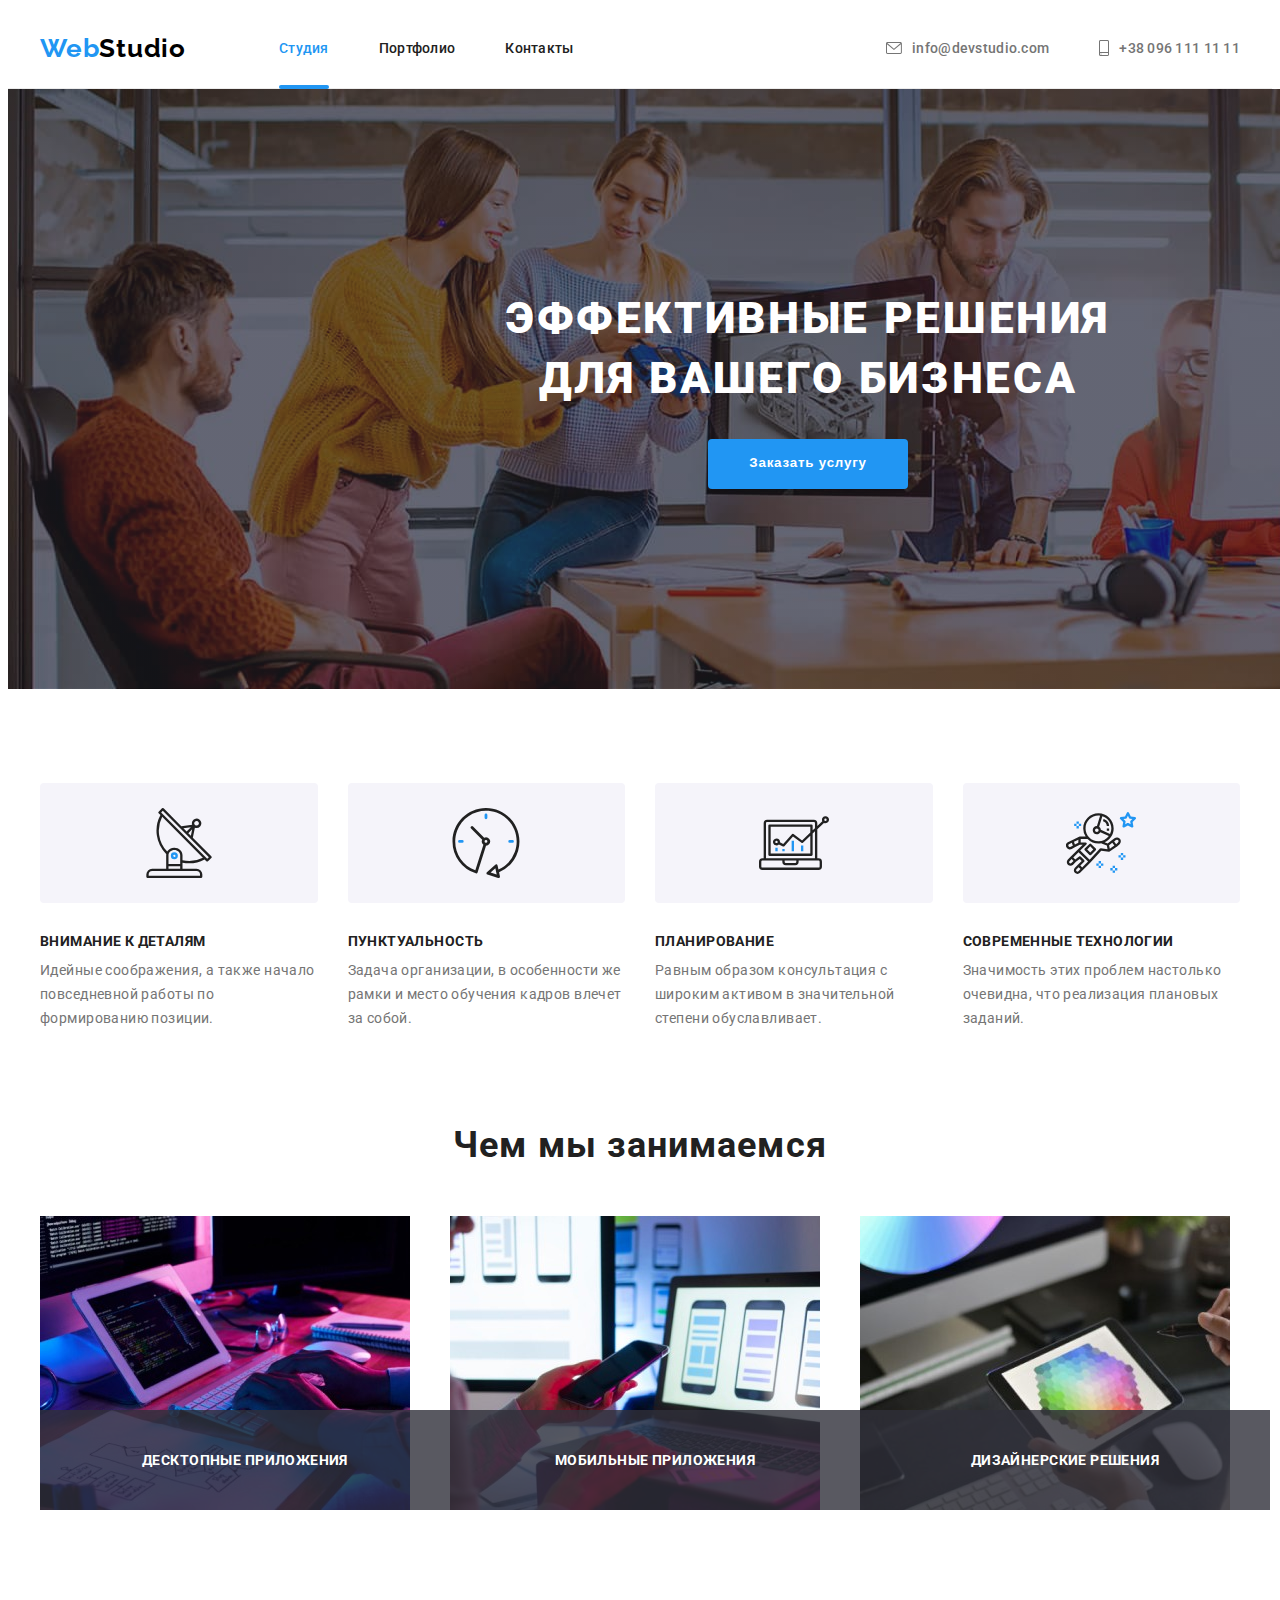
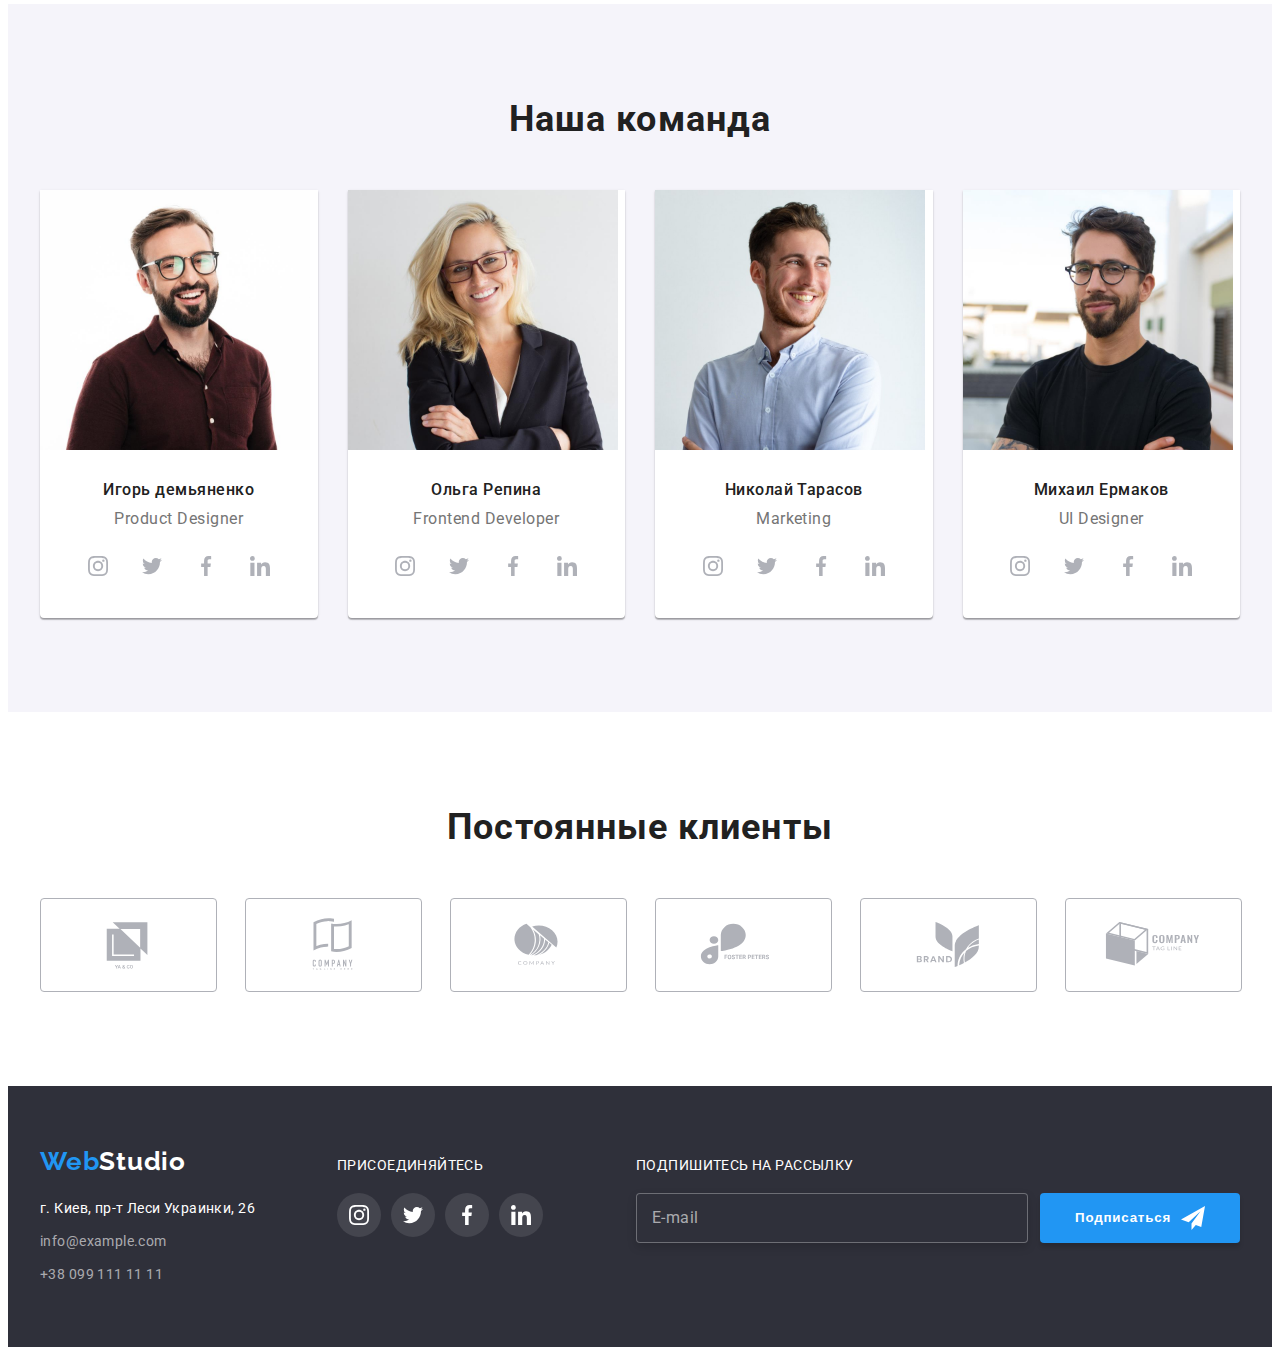
<file: index.html>
<!DOCTYPE html>
<html lang="ru">
  <head>
    <meta charset="UTF-8" />
    <meta http-equiv="X-UA-Compatible" content="IE=edge" />
    <meta name="viewport" content="width=device-width, initial-scale=1.0" />
    <title>WebStudio</title>
    <link rel="preconnect" href="https://fonts.googleapis.com" />
    <link rel="preconnect" href="https://fonts.gstatic.com" crossorigin />
    <link
      href="https://fonts.googleapis.com/css2?family=Raleway:wght@700&family=Roboto:wght@400;500;700;900&display=swap"
      rel="stylesheet"
    />
    <link
      rel="stylesheet"
      href="https://cdnjs.cloudflare.com/ajax/libs/modern-normalize/1.1.0/modern-normalize.min.css"
      integrity="sha512-wpPYUAdjBVSE4KJnH1VR1HeZfpl1ub8YT/NKx4PuQ5NmX2tKuGu6U/JRp5y+Y8XG2tV+wKQpNHVUX03MfMFn9Q=="
      crossorigin="anonymous"
      referrerpolicy="no-referrer"
    />
    <link rel="stylesheet" href="./css/styles.css" />
  </head>
  <body>
    <!--Шапка-->
    <header class="header">
      <div class="container header-container">
        <nav class="navigation">
          <a href="./index.html" class="header-logo logo link"
            >Web<span class="header-logo-accent">Studio</span>
          </a>
          <ul class="header-list list">
            <li class="header-item item">
              <a href="./index.html" class="header-link accent-link current-link link">Студия</a>
            </li>
            <li class="header-item item">
              <a href="./portfolio.html" class="header-link accent-link link">Портфолио</a>
            </li>
            <li class="header-item item">
              <a href="/контакты" class="header-link accent-link link">Контакты</a>
            </li>
          </ul>
        </nav>
        <!--Контакты-->
        <ul class="header-contacts-list list">
          <li class="header-contacts-item item">
            <a href="mailto:info@devstudio.com" class="header-contacts-link accent-link link">
              <svg class="header-contacts-icon" width="16" height="12">
                <use href="./images/icons.svg#icon-envelope"></use>
              </svg>
              info@devstudio.com</a
            >
          </li>
          <li class="header-contacts-item item">
            <a href="tel:+380961111111" class="header-contacts-link accent-link link">
              <svg class="header-contacts-icon" width="10" height="16">
                <use href="./images/icons.svg#icon-smartphone"></use>
              </svg>
              +38 096 111 11 11</a
            >
          </li>
        </ul>
      </div>
    </header>
    <!--Основной контент-->
    <main>
      <!--Герой-->
      <section class="hero section centered">
        <div class="container">
          <h1 class="hero-title">Эффективные решения для вашего бизнеса</h1>
          <button data-modal-open type="button" class="hero-btn interaction-btn btn">
            Заказать услугу
          </button>
        </div>
      </section>
      <!--Наши преимушества-->
      <section class="advantage section">
        <div class="container">
          <!-- Заголовок для ассистивных технологий. Скроем в css -->
          <h2 class="hiden-title">Наши преимущества</h2>
          <ul class="advantage-list list">
            <li class="advantage-item icon-antenna">
              <div class="advantage-pic">
                <svg class="advantage-icon" width="70" height="70">
                  <use href="./images/icons.svg#icon-antenna"></use>
                </svg>
              </div>
              <h3 class="advantage-title">Внимание к деталям</h3>
              <p class="advantage-text">
                Идейные соображения, а также начало повседневной работы по формированию позиции.
              </p>
            </li>
            <li class="advantage-item icon-clock">
              <div class="advantage-pic">
                <svg class="advantage-icon" width="70" height="70">
                  <use href="./images/icons.svg#icon-clock"></use>
                </svg>
              </div>
              <h3 class="advantage-title">Пунктуальность</h3>
              <p class="advantage-text">
                Задача организации, в особенности же рамки и место обучения кадров влечет за собой.
              </p>
            </li>
            <li class="advantage-item icon-diagrama">
              <div class="advantage-pic">
                <svg class="advantage-icon" width="70" height="70">
                  <use href="./images/icons.svg#icon-diagram"></use>
                </svg>
              </div>
              <h3 class="advantage-title">Планирование</h3>
              <p class="advantage-text">
                Равным образом консультация с широким активом в значительной степени обуславливает.
              </p>
            </li>
            <li class="advantage-item icon-astronaut">
              <div class="advantage-pic">
                <svg class="advantage-icon" width="70" height="70">
                  <use href="./images/icons.svg#icon-astronaut"></use>
                </svg>
              </div>
              <h3 class="advantage-title">Современные технологии</h3>
              <p class="advantage-text">
                Значимость этих проблем настолько очевидна, что реализация плановых заданий.
              </p>
            </li>
          </ul>
        </div>
      </section>
      <!--Чем мы занимаемся-->
      <section class="our-jobs section">
        <div class="container">
          <h2 class="our-jobs-title section-title centered">Чем мы занимаемся</h2>
          <ul class="our-jobs-list list">
            <li class="our-jobs-item">
              <img
                src="./images/box-1.jpg"
                alt="Рабочий стол программиста, за которым он верстает блок-схему в соответствии с макетом"
                width="370"
                height="294"
                class="our-jobs-img"
              />
              <h3 class="our-jobs-subtitle">Десктопные приложения</h3>
            </li>
            <li class="our-jobs-item">
              <img
                src="./images/box-2.jpg"
                alt="Рабочее место разработчика мобильных приложений. Ноутбук на экране которого отображается три смартфона"
                width="370"
                height="294"
                class="our-jobs-img"
              />
              <h3 class="our-jobs-subtitle">Мобильные приложения</h3>
            </li>
            <li class="our-jobs-item">
              <img
                src="./images/box-3.jpg"
                alt="Рабочий стол дизайнера. Планшет с изображением цветовой палитры в руках дизайнера"
                width="370"
                height="294"
                class="our-jobs-img"
              />
              <h3 class="our-jobs-subtitle">Дизайнерские решения</h3>
            </li>
          </ul>
        </div>
      </section>
      <!--Наша команда-->
      <section class="team section">
        <div class="container">
          <h2 class="team-title section-title centered">Наша команда</h2>
          <ul class="team-list list">
            <li class="team-item centered">
              <img
                src="./images/product-designer.jpg"
                alt="Молодой улыбающийся мужчина с черной бородой, в коричневой рубашке и очках."
                width="270"
                height="260"
                class="team-img"
              />
              <div class="footer-team-item">
                <h3 class="team-name specialist">Игорь демьяненко</h3>
                <p lang="en" class="team-position specialist">Product Designer</p>
                <ul class="team-social-network-list list">
                  <li class="team-social-network-item">
                    <a
                      href="https://www.instagram.com/"
                      target="_blank"
                      rel="noreferrer noopener"
                      class="team-social-network-link social-network-link"
                    >
                      <svg class="team-social-network-icon social-network-icon">
                        <use href="./images/icons.svg#icon-instagram"></use>
                      </svg>
                    </a>
                  </li>
                  <li class="team-social-network-item">
                    <a
                      href="https://twitter.com/"
                      target="_blank"
                      rel="noreferrer noopener"
                      class="team-social-network-link social-network-link"
                    >
                      <svg class="team-social-network-icon social-network-icon">
                        <use href="./images/icons.svg#icon-twitter"></use>
                      </svg>
                    </a>
                  </li>
                  <li class="team-social-network-item">
                    <a
                      href="https://www.facebook.com/"
                      target="_blank"
                      rel="noreferrer noopener"
                      class="team-social-network-link social-network-link"
                    >
                      <svg class="team-social-network-icon social-network-icon">
                        <use href="./images/icons.svg#icon-facebook"></use>
                      </svg>
                    </a>
                  </li>
                  <li class="team-social-network-item">
                    <a
                      href="https://www.linkedin.com/"
                      target="_blank"
                      rel="noreferrer noopener"
                      class="team-social-network-link social-network-link"
                    >
                      <svg class="team-social-network-icon social-network-icon">
                        <use href="./images/icons.svg#icon-linkedin"></use>
                      </svg>
                    </a>
                  </li>
                </ul>
              </div>
            </li>
            <li class="team-item centered">
              <img
                src="./images/frontend-developer.jpg"
                alt="Молодая улыбающаяся блондинка, в темном пиджаке и очках."
                width="270"
                height="260"
                class="team-img"
              />
              <div class="footer-team-item">
                <h3 class="team-name specialist">Ольга Репина</h3>
                <p lang="en" class="team-position specialist">Frontend Developer</p>
                <ul class="team-social-network-list list">
                  <li class="team-social-network-item">
                    <a
                      href="https://www.instagram.com/"
                      target="_blank"
                      rel="noreferrer noopener"
                      class="team-social-network-link social-network-link"
                    >
                      <svg class="team-social-network-icon social-network-icon">
                        <use href="./images/icons.svg#icon-instagram"></use>
                      </svg>
                    </a>
                  </li>
                  <li class="team-social-network-item">
                    <a
                      href="https://twitter.com/"
                      target="_blank"
                      rel="noreferrer noopener"
                      class="team-social-network-link social-network-link"
                    >
                      <svg class="team-social-network-icon social-network-icon">
                        <use href="./images/icons.svg#icon-twitter"></use>
                      </svg>
                    </a>
                  </li>
                  <li class="team-social-network-item">
                    <a
                      href="https://www.facebook.com/"
                      target="_blank"
                      rel="noreferrer noopener"
                      class="team-social-network-link social-network-link"
                    >
                      <svg class="team-social-network-icon social-network-icon">
                        <use href="./images/icons.svg#icon-facebook"></use>
                      </svg>
                    </a>
                  </li>
                  <li class="team-social-network-item">
                    <a
                      href="https://www.linkedin.com/"
                      target="_blank"
                      rel="noreferrer noopener"
                      class="team-social-network-link social-network-link"
                    >
                      <svg class="team-social-network-icon social-network-icon">
                        <use href="./images/icons.svg#icon-linkedin"></use>
                      </svg>
                    </a>
                  </li>
                </ul>
              </div>
            </li>
            <li class="team-item centered">
              <img
                src="./images/marketing.jpg"
                alt="Молодой улыбающийся мужчина с русой бородой, в светлой рубашке."
                width="270"
                height="260"
                class="team-img"
              />
              <div class="footer-team-item">
                <h3 class="team-name specialist">Николай Тарасов</h3>
                <p lang="en" class="team-position specialist">Marketing</p>
                <ul class="team-social-network-list list">
                  <li class="team-social-network-item">
                    <a
                      href="https://www.instagram.com/"
                      target="_blank"
                      rel="noreferrer noopener"
                      class="team-social-network-link social-network-link"
                    >
                      <svg class="team-social-network-icon social-network-icon">
                        <use href="./images/icons.svg#icon-instagram"></use>
                      </svg>
                    </a>
                  </li>
                  <li class="team-social-network-item">
                    <a
                      href="https://twitter.com/"
                      target="_blank"
                      rel="noreferrer noopener"
                      class="team-social-network-link social-network-link"
                    >
                      <svg class="team-social-network-icon social-network-icon">
                        <use href="./images/icons.svg#icon-twitter"></use>
                      </svg>
                    </a>
                  </li>
                  <li class="team-social-network-item">
                    <a
                      href="https://www.facebook.com/"
                      target="_blank"
                      rel="noreferrer noopener"
                      class="team-social-network-link social-network-link"
                    >
                      <svg class="team-social-network-icon social-network-icon">
                        <use href="./images/icons.svg#icon-facebook"></use>
                      </svg>
                    </a>
                  </li>
                  <li class="team-social-network-item">
                    <a
                      href="https://www.linkedin.com/"
                      target="_blank"
                      rel="noreferrer noopener"
                      class="team-social-network-link social-network-link"
                    >
                      <svg class="team-social-network-icon social-network-icon">
                        <use href="./images/icons.svg#icon-linkedin"></use>
                      </svg>
                    </a>
                  </li>
                </ul>
              </div>
            </li>
            <li class="team-item centered">
              <img
                src="./images/ui-designer.jpg"
                alt="Молодой мужчина с черной бородой, в черной футболке и очках."
                width="270"
                height="260"
                class="team-img"
              />
              <div class="footer-team-item">
                <h3 class="team-name specialist">Михаил Ермаков</h3>
                <p lang="en" class="team-position specialist">UI Designer</p>
                <ul class="team-social-network-list list">
                  <li class="team-social-network-item">
                    <a
                      href="https://www.instagram.com/"
                      target="_blank"
                      rel="noreferrer noopener"
                      class="team-social-network-link social-network-link"
                    >
                      <svg class="team-social-network-icon social-network-icon">
                        <use href="./images/icons.svg#icon-instagram"></use>
                      </svg>
                    </a>
                  </li>
                  <li class="team-social-network-item">
                    <a
                      href="https://twitter.com/"
                      target="_blank"
                      rel="noreferrer noopener"
                      class="team-social-network-link social-network-link"
                    >
                      <svg class="team-social-network-icon social-network-icon">
                        <use href="./images/icons.svg#icon-twitter"></use>
                      </svg>
                    </a>
                  </li>
                  <li class="team-social-network-item">
                    <a
                      href="https://www.facebook.com/"
                      target="_blank"
                      rel="noreferrer noopener"
                      class="team-social-network-link social-network-link"
                    >
                      <svg class="team-social-network-icon social-network-icon">
                        <use href="./images/icons.svg#icon-facebook"></use>
                      </svg>
                    </a>
                  </li>
                  <li class="team-social-network-item">
                    <a
                      href="https://www.linkedin.com/"
                      target="_blank"
                      rel="noreferrer noopener"
                      class="team-social-network-link social-network-link"
                    >
                      <svg class="team-social-network-icon social-network-icon">
                        <use href="./images/icons.svg#icon-linkedin"></use>
                      </svg>
                    </a>
                  </li>
                </ul>
              </div>
            </li>
          </ul>
        </div>
      </section>
      <!-- Клиенты -->
      <section class="clients section">
        <div class="container">
          <h2 class="clients-title section-title centered">Постоянные клиенты</h2>
          <ul class="clients-list list">
            <li class="clients-item">
              <a
                href="https://www.google.com/"
                target="_blank"
                rel="noreferrer noopener"
                class="clients-link"
                ><svg class="clients-icon">
                  <use href="./images/icons.svg#icon-logo"></use>
                </svg>
              </a>
            </li>
            <li class="clients-item">
              <a
                href="https://www.google.com/"
                target="_blank"
                rel="noreferrer noopener"
                class="clients-link"
                ><svg class="clients-icon">
                  <use href="./images/icons.svg#icon-logo-1"></use></svg
              ></a>
            </li>
            <li class="clients-item">
              <a
                href="https://www.google.com/"
                target="_blank"
                rel="noreferrer noopener"
                class="clients-link"
                ><svg class="clients-icon">
                  <use href="./images/icons.svg#icon-logo-2"></use></svg
              ></a>
            </li>
            <li class="clients-item">
              <a
                href="https://www.google.com/"
                target="_blank"
                rel="noreferrer noopener"
                class="clients-link"
                ><svg class="clients-icon">
                  <use href="./images/icons.svg#icon-logo-3"></use></svg
              ></a>
            </li>
            <li class="clients-item">
              <a
                href="https://www.google.com/"
                target="_blank"
                rel="noreferrer noopener"
                class="clients-link"
                ><svg class="clients-icon">
                  <use href="./images/icons.svg#icon-logo-4"></use></svg
              ></a>
            </li>
            <li class="clients-item">
              <a
                href="https://www.google.com/"
                target="_blank"
                rel="noreferrer noopener"
                class="clients-link"
                ><svg class="clients-icon">
                  <use href="./images/icons.svg#icon-logo-5"></use></svg
              ></a>
            </li>
          </ul>
        </div>
      </section>
    </main>
    <!--Футер-->
    <footer class="footer">
      <div class="container footer-container">
        <div class="address-box">
          <a href="./index.html" class="footer-logo logo link"
            >Web<span class="footer-logo-accent">Studio</span>
          </a>
          <address class="footer-address">
            <p class="footer-text">г. Киев, пр-т Леси Украинки, 26</p>
            <ul class="footer-list list">
              <li class="footer-item">
                <a href="mailto:info@example.com" class="footer-link accent-link link"
                  >info@example.com</a
                >
              </li>
              <li class="footer-item">
                <a href="tel:+380991111111" class="footer-link accent-link link"
                  >+38 099 111 11 11</a
                >
              </li>
            </ul>
          </address>
        </div>
        <div class="social-network-box">
          <p class="footer-social-network-text">Присоединяйтесь</p>
          <ul class="footer-social-network-list list">
            <li class="footer-social-network-item">
              <a
                href="https://www.instagram.com/"
                target="_blank"
                rel="noreferrer noopener"
                class="footer-social-network-link social-network-link"
              >
                <svg class="footer-social-network-icon social-network-icon">
                  <use href="./images/icons.svg#icon-instagram"></use>
                </svg>
              </a>
            </li>
            <li class="footer-social-network-item">
              <a
                href="https://twitter.com/"
                target="_blank"
                rel="noreferrer noopener"
                class="footer-social-network-link social-network-link"
                ><svg class="footer-social-network-icon social-network-icon">
                  <use href="./images/icons.svg#icon-twitter"></use></svg
              ></a>
            </li>
            <li class="footer-social-network-item">
              <a
                href="https://www.facebook.com/"
                target="_blank"
                rel="noreferrer noopener"
                class="footer-social-network-link social-network-link"
                ><svg class="footer-social-network-icon social-network-icon">
                  <use href="./images/icons.svg#icon-facebook"></use></svg
              ></a>
            </li>
            <li class="footer-social-network-item">
              <a
                href="https://www.linkedin.com/"
                target="_blank"
                rel="noreferrer noopener"
                class="footer-social-network-link social-network-link"
                ><svg class="footer-social-network-icon social-network-icon">
                  <use href="./images/icons.svg#icon-linkedin"></use></svg
              ></a>
            </li>
          </ul>
        </div>
        <div class="subscribe-box">
          <p class="subscribe-text">Подпишитесь на рассылку</p>
          <form name="subscribe" class="subscribe-form">
            <input
              type="email"
              name="user-email"
              id="email"
              class="subscribe-input"
              placeholder=" "
            />
            <label for="email" class="subscribe-label">E-mail</label>
            <button type="submit" class="subscribe-btn interaction-btn btn">
              Подписаться<svg class="subscribe-btn-icon" width="24" height="24">
                <use href="./images/icons.svg#icon-send"></use>
              </svg>
            </button>
          </form>
        </div>
      </div>
    </footer>
    <div data-modal class="backdrop is-hidden">
      <div class="modal">
        <button data-modal-close type="button" class="modal-btn">
          <svg class="modal-icon-close" width="11" height="11">
            <use href="./images/icons.svg#icon-close"></use>
          </svg>
        </button>
        <p class="modal-title">Оставьте свои данные, мы вам перезвоним</p>
        <form>
          <div class="form-field">
            <label for="name" class="user-name modal-label">Имя</label>
            <div class="modal-input-wrap">
              <input type="text" id="name" name="user-name" class="user-name-input modal-input" />
              <svg class="user-icon modal-icon" width="18" height="18">
                <use href="./images/icons.svg#icon-person"></use>
              </svg>
            </div>
          </div>
          <div class="form-field">
            <label for="tel" class="user-tel modal-label">Телефон</label>
            <div class="modal-input-wrap">
              <input type="tel" id="tel" name="user-tel" class="user-tel-input modal-input" />
              <svg class="tel-icon modal-icon" width="18" height="18">
                <use href="./images/icons.svg#icon-phone"></use>
              </svg>
            </div>
          </div>
          <div class="form-field">
            <label for="user-email" class="user-email modal-label">Почта</label>
            <div class="modal-input-wrap">
              <input
                type="email"
                id="user-email"
                name="user-email"
                class="user-email-input modal-input"
              />
              <svg class="email-icon modal-icon" width="18" height="18">
                <use href="./images/icons.svg#icon-email"></use>
              </svg>
            </div>
          </div>
          <div class="form-field-textarea">
            <label for="comment" class="user-comment modal-label">Комментарий</label>
            <textarea
              name="user-comment"
              id="comment"
              placeholder="Введите текст"
              class="user-comment-input modal-input"
            ></textarea>
          </div>
          <div class="form-field-checkbox">
            <input
              type="checkbox"
              name="modal-checkbox"
              id="modal-checkbox"
              value="I agree to spam"
              class="modal-checkbox"
            />
            <label for="modal-checkbox" class="checkbox-label"
              ><span class="check-icon-wrap">
                <svg class="check-icon" width="16" height="15">
                  <use href="./images/icons.svg#icon-check"></use>
                </svg>
              </span>
              Соглашаюсь с рассылкой и принимаю
              <a href="" class="checkbox-label-link">Условия договора</a></label
            >
          </div>
          <button type="submit" class="modal-submit-btn interaction-btn btn">Отправить</button>
        </form>
      </div>
    </div>
    <script src="./js/modal.js"></script>
  </body>
</html>
</file>
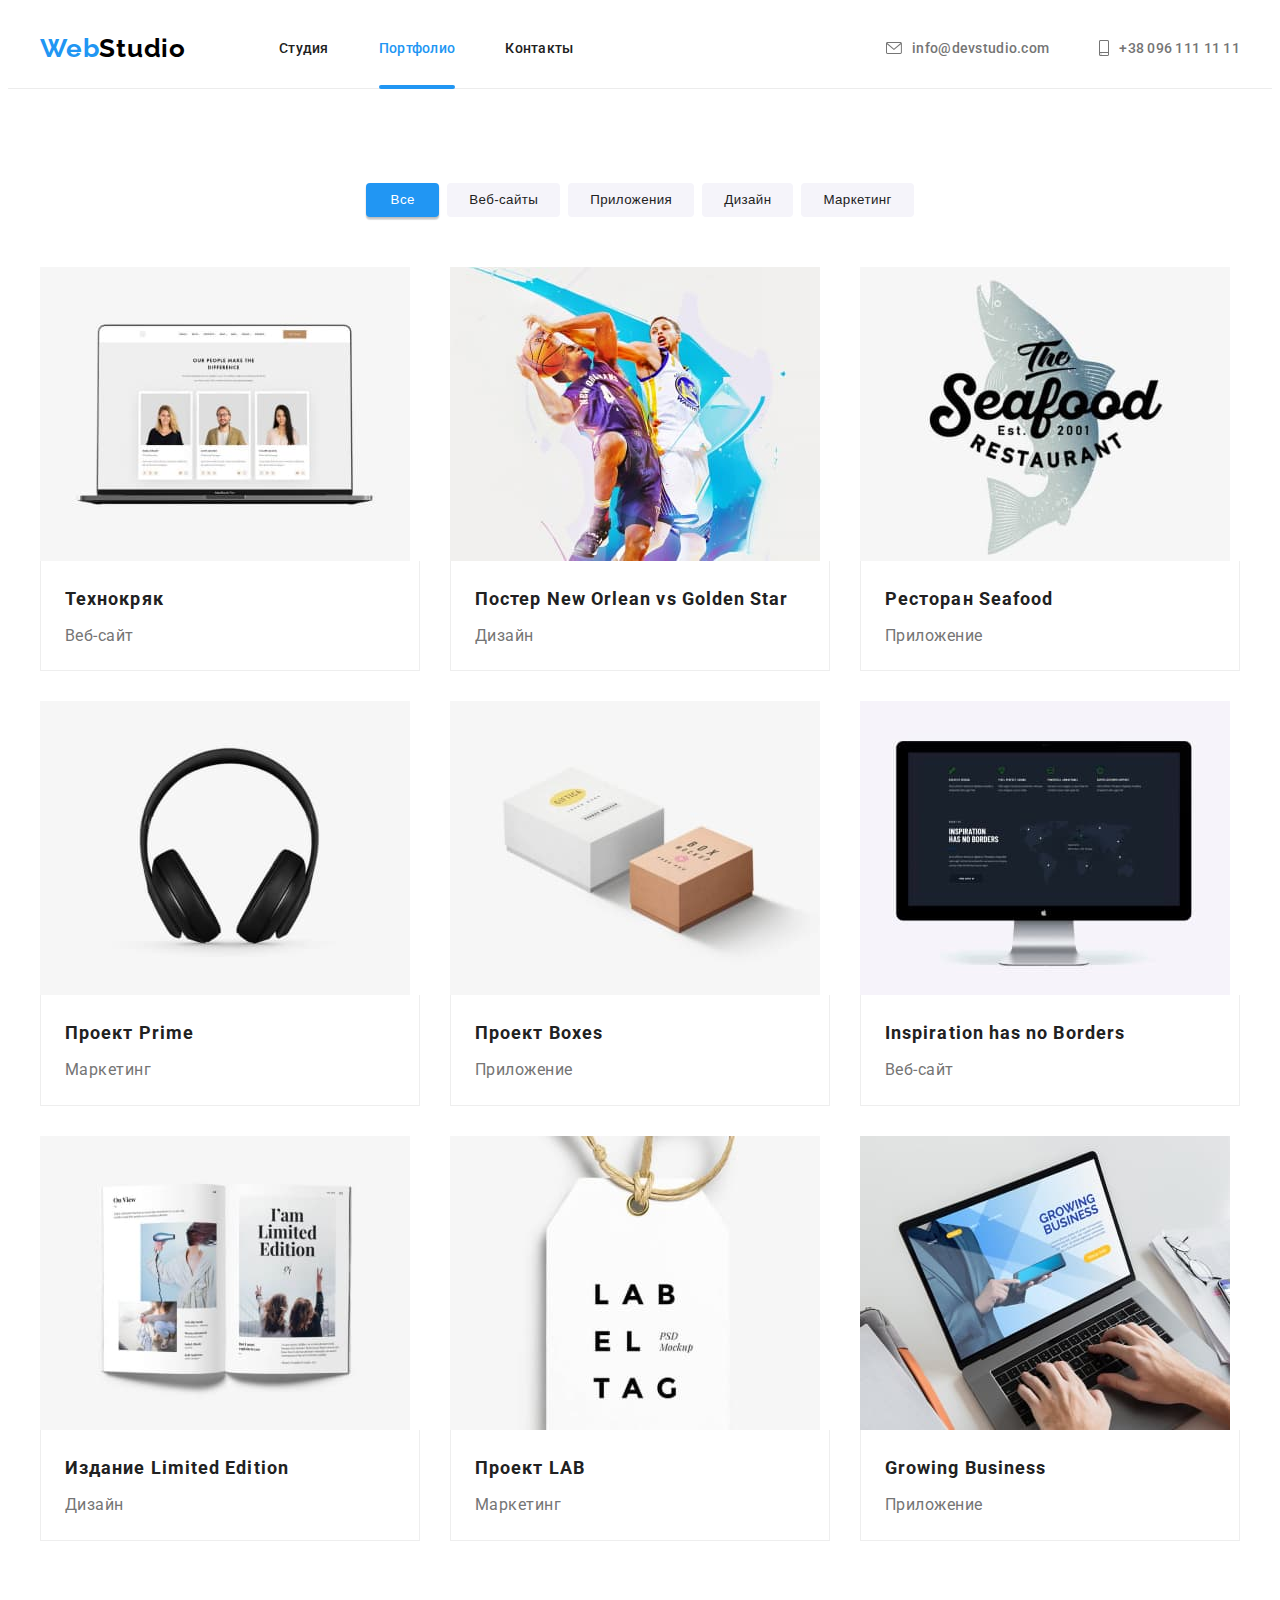
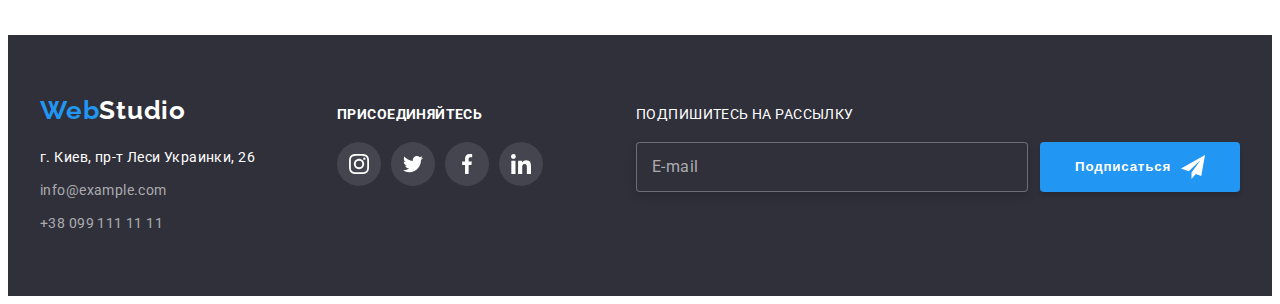
<file: portfolio.html>
<!DOCTYPE html>
<html lang="ru">
  <head>
    <meta charset="UTF-8" />
    <meta http-equiv="X-UA-Compatible" content="IE=edge" />
    <meta name="viewport" content="width=device-width, initial-scale=1.0" />
    <title>Portfolio</title>
    <link rel="preconnect" href="https://fonts.googleapis.com" />
    <link rel="preconnect" href="https://fonts.gstatic.com" crossorigin />
    <link
      href="https://fonts.googleapis.com/css2?family=Raleway:wght@700&family=Roboto:wght@400;500;700;900&display=swap"
      rel="stylesheet"
    />
    <link
      rel="stylesheet"
      href="https://cdnjs.cloudflare.com/ajax/libs/modern-normalize/1.1.0/modern-normalize.min.css"
      integrity="sha512-wpPYUAdjBVSE4KJnH1VR1HeZfpl1ub8YT/NKx4PuQ5NmX2tKuGu6U/JRp5y+Y8XG2tV+wKQpNHVUX03MfMFn9Q=="
      crossorigin="anonymous"
      referrerpolicy="no-referrer"
    />
    <link rel="stylesheet" href="./css/styles.css" />
  </head>
  <body>
    <!--Шапка-->
    <header class="header">
      <div class="container header-container">
        <nav class="navigation">
          <a href="./index.html" class="header-logo logo link"
            >Web<span class="header-logo-accent">Studio</span>
          </a>
          <ul class="header-list list">
            <li class="header-item item">
              <a href="./index.html" class="header-link accent-link link">Студия</a>
            </li>
            <li class="header-item item">
              <a href="./portfolio.html" class="header-link accent-link current-link link"
                >Портфолио</a
              >
            </li>
            <li class="header-item item">
              <a href="/контакты" class="header-link accent-link link">Контакты</a>
            </li>
          </ul>
        </nav>
        <!--Контакты-->
        <ul class="header-contacts-list list">
          <li class="header-contacts-item item">
            <a href="mailto:info@devstudio.com" class="header-contacts-link accent-link link">
              <svg class="header-contacts-icon" width="16" height="12">
                <use href="./images/icons.svg#icon-envelope"></use>
              </svg>
              info@devstudio.com</a
            >
          </li>
          <li class="header-contacts-item item">
            <a href="tel:+380961111111" class="header-contacts-link accent-link link">
              <svg class="header-contacts-icon" width="10" height="16">
                <use href="./images/icons.svg#icon-smartphone"></use>
              </svg>
              +38 096 111 11 11</a
            >
          </li>
        </ul>
      </div>
    </header>
    <!--Основной контент-->
    <main>
      <section class="our-works section">
        <div class="container">
          <!-- Логический заголовок. Скроем в css -->
          <h1 class="hiden-title">Наши работы</h1>
          <ul class="our-works-btn-list list">
            <li class="our-works-btn-item">
              <button type="button" class="our-works-btn current-btn btn">Все</button>
            </li>
            <li class="our-works-btn-item">
              <button type="button" class="our-works-btn btn">Веб-сайты</button>
            </li>
            <li class="our-works-btn-item">
              <button type="button" class="our-works-btn btn">Приложения</button>
            </li>
            <li class="our-works-btn-item">
              <button type="button" class="our-works-btn btn">Дизайн</button>
            </li>
            <li class="our-works-btn-item">
              <button type="button" class="our-works-btn btn">Маркетинг</button>
            </li>
          </ul>
          <ul class="our-works-list list">
            <li class="our-works-item">
              <a href="" class="our-works-link link">
                <div class="our-works-thumb">
                  <img
                    src="./images/our-works-1.jpg"
                    alt="Веб-сайт на экране ноутбука"
                    width="370"
                    height="294"
                    class="our-works-img"
                  />
                  <div class="our-works-overlay">
                    <p class="overlay-text">
                      Технокряк это современная площадка распространения коронавируса. Компании
                      используют эту платформу для цифрового шпионажа и атак на защищённые сервера
                      конкурентов.
                    </p>
                  </div>
                </div>
                <div class="footer-our-works-item">
                  <h2 class="our-works-title">Технокряк</h2>
                  <p class="our-works-text">Веб-сайт</p>
                </div></a
              >
            </li>
            <li class="our-works-item">
              <a href="" class="our-works-link link">
                <div class="our-works-thumb">
                  <img
                    src="./images/our-works-2.jpg"
                    alt="Два баскетболиста"
                    width="370"
                    height="294"
                    class="our-works-img"
                  />
                  <div class="our-works-overlay">
                    <p class="overlay-text">
                      Технокряк это современная площадка распространения коронавируса. Компании
                      используют эту платформу для цифрового шпионажа и атак на защищённые сервера
                      конкурентов.
                    </p>
                  </div>
                </div>
                <div class="footer-our-works-item">
                  <h2 class="our-works-title">
                    Постер <span lang="en">New Orlean vs Golden Star</span>
                  </h2>
                  <p class="our-works-text">Дизайн</p>
                </div></a
              >
            </li>
            <li class="our-works-item">
              <a href="" class="our-works-link link">
                <div class="our-works-thumb">
                  <img
                    src="./images/our-works-3.jpg"
                    alt="Логотип ресторана"
                    width="370"
                    height="294"
                    class="our-works-img"
                  />
                  <div class="our-works-overlay">
                    <p class="overlay-text">
                      Технокряк это современная площадка распространения коронавируса. Компании
                      используют эту платформу для цифрового шпионажа и атак на защищённые сервера
                      конкурентов.
                    </p>
                  </div>
                </div>
                <div class="footer-our-works-item">
                  <h2 class="our-works-title">Ресторан <span lang="en">Seafood</span></h2>
                  <p class="our-works-text">Приложение</p>
                </div></a
              >
            </li>
            <li class="our-works-item">
              <a href="" class="our-works-link link">
                <div class="our-works-thumb">
                  <img
                    src="./images/our-works-4.jpg"
                    alt="Наушники"
                    width="370"
                    height="294"
                    class="our-works-img"
                  />
                  <div class="our-works-overlay">
                    <p class="overlay-text">
                      Технокряк это современная площадка распространения коронавируса. Компании
                      используют эту платформу для цифрового шпионажа и атак на защищённые сервера
                      конкурентов.
                    </p>
                  </div>
                </div>
                <div class="footer-our-works-item">
                  <h2 class="our-works-title">Проект <span lang="en">Prime</span></h2>
                  <p class="our-works-text">Маркетинг</p>
                </div></a
              >
            </li>
            <li class="our-works-item">
              <a href="" class="our-works-link link">
                <div class="our-works-thumb">
                  <img
                    src="./images/our-works-5.jpg"
                    alt="Две коробки"
                    width="370"
                    height="294"
                    class="our-works-img"
                  />
                  <div class="our-works-overlay">
                    <p class="overlay-text">
                      Технокряк это современная площадка распространения коронавируса. Компании
                      используют эту платформу для цифрового шпионажа и атак на защищённые сервера
                      конкурентов.
                    </p>
                  </div>
                </div>
                <div class="footer-our-works-item">
                  <h2 class="our-works-title">Проект <span lang="en">Boxes</span></h2>
                  <p class="our-works-text">Приложение</p>
                </div></a
              >
            </li>
            <li class="our-works-item">
              <a href="" class="our-works-link link">
                <div class="our-works-thumb">
                  <img
                    src="./images/our-works-6.jpg"
                    alt="Веб-сайт на мониторе"
                    width="370"
                    height="294"
                    class="our-works-img"
                  />
                  <div class="our-works-overlay">
                    <p class="overlay-text">
                      Технокряк это современная площадка распространения коронавируса. Компании
                      используют эту платформу для цифрового шпионажа и атак на защищённые сервера
                      конкурентов.
                    </p>
                  </div>
                </div>
                <div class="footer-our-works-item">
                  <h2 lang="en" class="our-works-title">Inspiration has no Borders</h2>
                  <p class="our-works-text">Веб-сайт</p>
                </div></a
              >
            </li>
            <li class="our-works-item">
              <a href="" class="our-works-link link">
                <div class="our-works-thumb">
                  <img
                    src="./images/our-works-7.jpg"
                    alt="Журнал"
                    width="370"
                    height="294"
                    class="our-works-img"
                  />
                  <div class="our-works-overlay">
                    <p class="overlay-text">
                      Технокряк это современная площадка распространения коронавируса. Компании
                      используют эту платформу для цифрового шпионажа и атак на защищённые сервера
                      конкурентов.
                    </p>
                  </div>
                </div>
                <div class="footer-our-works-item">
                  <h2 class="our-works-title">Издание <span lang="en">Limited Edition</span></h2>
                  <p class="our-works-text">Дизайн</p>
                </div></a
              >
            </li>
            <li class="our-works-item">
              <a href="" class="our-works-link link">
                <div class="our-works-thumb">
                  <img
                    src="./images/our-works-8.jpg"
                    alt="Бирка"
                    width="370"
                    height="294"
                    class="our-works-img"
                  />
                  <div class="our-works-overlay">
                    <p class="overlay-text">
                      Технокряк это современная площадка распространения коронавируса. Компании
                      используют эту платформу для цифрового шпионажа и атак на защищённые сервера
                      конкурентов.
                    </p>
                  </div>
                </div>
                <div class="footer-our-works-item">
                  <h2 class="our-works-title">Проект <span lang="en">LAB</span></h2>
                  <p class="our-works-text">Маркетинг</p>
                </div></a
              >
            </li>
            <li class="our-works-item">
              <a href="" class="our-works-link link">
                <div class="our-works-thumb">
                  <img
                    src="./images/our-works-9.jpg"
                    alt="Приложение на экране ноутбука"
                    width="370"
                    height="294"
                    class="our-works-img"
                  />
                  <div class="our-works-overlay">
                    <p class="overlay-text">
                      Технокряк это современная площадка распространения коронавируса. Компании
                      используют эту платформу для цифрового шпионажа и атак на защищённые сервера
                      конкурентов.
                    </p>
                  </div>
                </div>
                <div class="footer-our-works-item">
                  <h2 lang="en" class="our-works-title">Growing Business</h2>
                  <p class="our-works-text">Приложение</p>
                </div></a
              >
            </li>
          </ul>
        </div>
      </section>
    </main>
    <!--Футер-->
    <footer class="footer">
      <div class="container footer-container">
        <div class="address-box">
          <a href="./index.html" class="footer-logo logo link"
            >Web<span class="footer-logo-accent">Studio</span>
          </a>
          <address class="footer-address">
            <p class="footer-text">г. Киев, пр-т Леси Украинки, 26</p>
            <ul class="footer-list list">
              <li class="footer-item">
                <a href="mailto:info@example.com" class="footer-link accent-link link"
                  >info@example.com</a
                >
              </li>
              <li class="footer-item">
                <a href="tel:+380991111111" class="footer-link accent-link link"
                  >+38 099 111 11 11</a
                >
              </li>
            </ul>
          </address>
        </div>
        <div class="social-network-box">
          <h3 class="footer-social-network-text">Присоединяйтесь</h3>
          <ul class="footer-social-network-list list">
            <li class="footer-social-network-item">
              <a
                href="https://www.instagram.com/"
                target="_blank"
                rel="noreferrer noopener"
                class="footer-social-network-link social-network-link"
              >
                <svg class="footer-social-network-icon social-network-icon">
                  <use href="./images/icons.svg#icon-instagram"></use>
                </svg>
              </a>
            </li>
            <li class="footer-social-network-item">
              <a
                href="https://twitter.com/"
                target="_blank"
                rel="noreferrer noopener"
                class="footer-social-network-link social-network-link"
                ><svg class="footer-social-network-icon social-network-icon">
                  <use href="./images/icons.svg#icon-twitter"></use></svg
              ></a>
            </li>
            <li class="footer-social-network-item">
              <a
                href="https://www.facebook.com/"
                target="_blank"
                rel="noreferrer noopener"
                class="footer-social-network-link social-network-link"
                ><svg class="footer-social-network-icon social-network-icon">
                  <use href="./images/icons.svg#icon-facebook"></use></svg
              ></a>
            </li>
            <li class="footer-social-network-item">
              <a
                href="https://www.linkedin.com/"
                target="_blank"
                rel="noreferrer noopener"
                class="footer-social-network-link social-network-link"
                ><svg class="footer-social-network-icon social-network-icon">
                  <use href="./images/icons.svg#icon-linkedin"></use></svg
              ></a>
            </li>
          </ul>
        </div>
        <div class="subscribe-box">
          <p class="subscribe-text">Подпишитесь на рассылку</p>
          <form name="subscribe" class="subscribe-form">
            <input
              type="email"
              name="user-email"
              id="email"
              class="subscribe-input"
              placeholder=" "
            />
            <label for="email" class="subscribe-label">E-mail</label>
            <button type="submit" class="subscribe-btn interaction-btn btn">
              Подписаться<svg class="subscribe-btn-icon" width="24" height="24">
                <use href="./images/icons.svg#icon-send"></use>
              </svg>
            </button>
          </form>
        </div>
      </div>
    </footer>
  </body>
</html>
</file>
<file: css/styles.css>
/* background color */
:root {
  --main-background-color: #ffffff;
  --secondary-background-color: #2f303a;
  --section-background-color: #f5f4fa;
  /* text color */
  --main-text-color: #212121;
  --first-text-color: #757575;
  --secondary-text-color: #ffffff;
  --accent-text-color: #2196f3;
  --contaks-footer-color: rgba(255, 255, 255, 0.6);
  /* logo */
  --main-logo-color: #2196f3;
  --first-logo-color: #000000;
  --second-logo-color: #ffffff;
  /* button */
  --main-btn-color: #212121;
  --accent-btn-color: #ffffff;
  --main-btn-background-color: #f5f4fa;
  --accent-btn-background-color: #2196f3;
  --secondary-accent-btn-background-color: #188ce8;
  /* icon */
  --main-icon-color: #afb1b8;
  --secondary-icon-color: #ffffff;
  /* transition */
  --transition-duration: 250ms;
  --transition-timing-function: cubic-bezier(0.4, 0, 0.2, 1);
}
h1,
h2,
h3,
h4,
h5,
h6,
p {
  margin: 0;
}

ul {
  margin: 0;
  padding: 0;
}
img {
  display: block;
}
body {
  font-family: 'Roboto', sans-serif;
  font-size: 16px;
  background-color: var(--main-background-color);
  color: var(--main-text-color);
}

.link {
  text-decoration: none;
}
.list {
  list-style: none;
}
.container {
  width: 1200px;
  margin: 0 auto;
  padding: 0 15px;
}
.section {
  padding: 94px 0;
}
.centered {
  text-align: center;
}
.section-title {
  font-size: 36px;
  line-height: calc(42 / 36);
  letter-spacing: 0.03em;
  margin-bottom: 50px;
}

.social-network-link {
  display: flex;
  justify-content: center;
  align-items: center;
  width: 44px;
  height: 44px;
  border-radius: 50%;
  cursor: pointer;
}
.social-network-icon {
  width: 20px;
  height: 20px;
}
/* -----------hiden title------------- */
.hiden-title {
  position: absolute;
  white-space: nowrap;
  width: 1px;
  height: 1px;
  overflow: hidden;
  border: 0;
  padding: 0;
  clip: rect(0 0 0 0);
  clip-path: inset(50%);
  margin: -1px;
}

/* --------------------------------------- */
.accent-link:hover,
.accent-link:focus {
  color: var(--accent-text-color);
}

.btn {
  text-align: center;
  border: none;
  border-radius: 4px;
  cursor: pointer;
}
.interaction-btn {
  display: flex;

  min-width: 200px;
  padding: 10px 25px;
  min-height: 50px;
  justify-content: center;
  align-items: center;

  font-weight: 700;
  line-height: 1.87;
  letter-spacing: 0.06em;
  transition: background-color var(--transition-duration) var(--transition-timing-function);
  color: var(--accent-btn-color);
  background-color: var(--accent-btn-background-color);
  box-shadow: 0px 4px 4px rgba(0, 0, 0, 0.15);
}
.interaction-btn:hover,
.interaction-btn:focus {
  background-color: var(--secondary-accent-btn-background-color);
}
/* -------------------logo------------------ */
.logo {
  display: inline-block;
  font-family: 'Raleway', sans-serif;
  font-weight: 700;
  font-size: 26px;
  line-height: calc(31 / 26);
  letter-spacing: 0.03em;
  color: var(--main-logo-color);
}
.header-logo-accent {
  color: var(--first-logo-color);
}
.footer-logo-accent {
  color: var(--second-logo-color);
}

/* ----------------header------------------ */

.header {
  border-bottom: 1px solid #ececec;
}
.header-logo {
  padding-top: 24px;
  padding-bottom: 24px;
}
.header-link,
.header-contacts-link {
  display: block;
  padding-top: 32px;
  padding-bottom: 32px;
  transition: color var(--transition-duration) var(--transition-timing-function);
}
.header .list {
  font-weight: 500;
  font-size: 14px;
  line-height: calc(16 / 14);
  letter-spacing: 0.02em;
}
.header-list {
  display: flex;
  align-items: center;
  margin-left: 93px;
}
.header-item {
  position: relative;
}
.header .item:not(:last-child) {
  margin-right: 50px;
}
.navigation {
  display: flex;
  align-items: center;
}
.header-link {
  color: currentColor;
}

.header-contacts-list {
  display: flex;
  margin-left: auto;
}
.header-container {
  display: flex;
  align-items: center;
}
.header-contacts-icon {
  margin-right: 10px;
  fill: currentColor;
}

.header-contacts-link {
  display: flex;
  align-items: center;
  color: var(--first-text-color);
}
.current-link {
  color: var(--accent-text-color);
}
.current-link::after {
  position: absolute;
  bottom: -1px;
  left: 0;
  content: '';
  width: 100%;
  height: 4px;
  border-radius: 2px;
  background-color: var(--accent-text-color);
}
/* ----------------main------------------ */
/* -----------hero------------ */
.hero.section {
  width: 1600px;
  margin-left: auto;
  margin-right: auto;
  padding-top: 200px;
  padding-bottom: 200px;
  background-color: var(--secondary-background-color);
  background-image: linear-gradient(to left, rgba(47, 48, 58, 0.4), rgba(47, 48, 58, 0.4)),
    url('../images/hero-img.jpg');
  background-repeat: no-repeat;
  background-size: cover;
  background-position: center;
}

.hero-title {
  width: 696px;
  margin-right: auto;
  margin-left: auto;
  margin-bottom: 30px;
  font-weight: 900;
  font-size: 44px;
  line-height: 1.36;
  letter-spacing: 0.06em;
  text-transform: uppercase;
  color: var(--secondary-text-color);
}
.hero-btn {
  margin-right: auto;
  margin-left: auto;
}
/* ----------advantage section-------- */
.advantage-list {
  display: flex;
}
.advantage-item {
  width: calc((100% - 3 * 30px) / 4);
}
.advantage-item:not(:last-child) {
  margin-right: 30px;
}
.advantage-pic {
  display: flex;
  height: 120px;
  align-items: center;
  justify-content: center;
  margin-bottom: 30px;
  background-color: var(--section-background-color);
  border-radius: 4px;
}

.advantage-title {
  margin-bottom: 10px;
  font-size: 14px;
  line-height: calc(16 / 14);
  letter-spacing: 0.03em;
  text-transform: uppercase;
}
.advantage-text {
  font-size: 14px;
  line-height: 1.71;
  letter-spacing: 0.03em;
  color: var(--first-text-color);
}

/* -----------our jobs section---------- */
.our-jobs.section {
  padding-top: 0;
}
.our-jobs-list {
  display: flex;
}
.our-jobs-item {
  position: relative;
  width: calc((100% - 2 * 30px) / 3);
}
.our-jobs-item:not(:last-child) {
  margin-right: 30px;
}

.our-jobs-img {
  max-width: 100%;
  height: auto;
}
.our-jobs-subtitle {
  position: absolute;
  bottom: 0;
  left: 0;
  width: 100%;
  min-height: 70px;
  display: flex;
  justify-content: center;
  align-items: center;
  padding: 15px;
  font-size: 14px;
  line-height: calc(16 / 14);
  letter-spacing: 0.03em;
  text-transform: uppercase;

  color: var(--secondary-text-color);

  background-color: rgba(47, 48, 58, 0.8);
}
/* --------------team-------------------  */
.team.section {
  background-color: var(--section-background-color);
}
.team-list {
  display: flex;
}
.team-item {
  width: calc((100% - 3 * 30px) / 4);
  background-color: var(--main-background-color);
  box-shadow: 0px 1px 3px rgba(0, 0, 0, 0.12), 0px 1px 1px rgba(0, 0, 0, 0.14),
    0px 2px 1px rgba(0, 0, 0, 0.2);
  border-radius: 0px 0px 4px 4px;
}
.team-item:not(:last-child) {
  margin-right: 30px;
}
.team-img {
  max-width: 100%;
  height: auto;
}
.specialist {
  line-height: calc(19 / 16);
  letter-spacing: 0.03em;
}
.footer-team-item {
  padding: 30px 32px;
}
.team-name {
  margin-bottom: 10px;
  font-size: inherit;
  font-weight: 500;
}
.team-position {
  margin-bottom: 16px;
  color: var(--first-text-color);
}
.team-social-network-list {
  display: flex;
  justify-content: center;
}
.team-social-network-item:not(:last-child) {
  margin-right: 10px;
}
.team-social-network-link {
  color: var(--main-icon-color);
  transition: color var(--transition-duration) var(--transition-timing-function),
    background-color var(--transition-duration) var(--transition-timing-function);
}
.team-social-network-icon {
  fill: currentColor;
}

.team-social-network-link:hover,
.team-social-network-link:focus {
  color: var(--secondary-icon-color);
  background-color: var(--accent-btn-background-color);
}
/* -----------------clients-------------------- */
.clients-list {
  display: flex;
}
.clients-item {
  width: calc((100% - 5 * 30px) / 6);
}
.clients-item:not(:last-child) {
  margin-right: 30px;
}
.clients-link {
  display: flex;
  justify-content: center;
  align-items: center;
  width: 100%;
  height: 92px;
  border: 1px solid var(--main-icon-color);
  border-radius: 4px;
  color: var(--main-icon-color);
  transition: color var(--transition-duration) var(--transition-timing-function),
    border-color var(--transition-duration) var(--transition-timing-function);
}
.clients-icon {
  width: 106px;
  height: 60px;
  fill: currentColor;
}
.clients-link:hover,
.clients-link:focus {
  color: var(--accent-btn-background-color);
  border-color: var(--accent-btn-background-color);
}
/*----------------- PORTFOLIO----------------- */
/* --------------------btn------------------- */
.our-works-btn {
  padding: 6px 22px;
  min-width: 73px;
  font-weight: 500;
  line-height: 1.62;
  letter-spacing: 0.03em;
  color: var(--main-btn-color);
  background-color: var(--main-btn-background-color);
  transition: color var(--transition-duration) var(--transition-timing-function),
    background-color var(--transition-duration) var(--transition-timing-function),
    box-shadow var(--transition-duration) var(--transition-timing-function);
}
.our-works-btn:hover,
.our-works-btn:focus,
.current-btn {
  color: var(--accent-btn-color);
  background-color: var(--accent-btn-background-color);
  box-shadow: 0px 3px 1px rgba(0, 0, 0, 0.1), 0px 1px 2px rgba(0, 0, 0, 0.08),
    0px 2px 2px rgba(0, 0, 0, 0.12);
}
/* -------------our work------------------ */
.our-works-title {
  margin-bottom: 4px;
  font-size: 18px;
  line-height: 2;
  letter-spacing: 0.06em;
  color: var(--main-text-color);
}
.our-works-btn-list {
  display: flex;
  justify-content: center;
  margin-bottom: 50px;
}
.our-works-btn-item:not(:last-child) {
  margin-right: 8px;
}
.our-works-list {
  display: flex;
  flex-wrap: wrap;
  margin: -15px;
}
.our-works-item {
  width: calc((100% - 3 * 30px) / 3);
  margin: 15px;
}
.our-works-link {
  display: block;
  cursor: pointer;
  transition: box-shadow var(--transition-duration) var(--transition-timing-function);
}
/* .our-works-item:hover,
.our-works-item:focus-within {
  box-shadow: 0px 1px 1px rgba(0, 0, 0, 0.12), 0px 4px 4px rgba(0, 0, 0, 0.06),
    1px 4px 6px rgba(0, 0, 0, 0.16);
} */
.our-works-link:hover,
.our-works-link:focus {
  box-shadow: 0px 1px 1px rgba(0, 0, 0, 0.12), 0px 4px 4px rgba(0, 0, 0, 0.06),
    1px 4px 6px rgba(0, 0, 0, 0.16);
}
.our-works-thumb {
  position: relative;
  overflow: hidden;
}
.our-works-img {
  max-width: 100%;
  height: auto;
}
.our-works-overlay {
  position: absolute;
  top: 0;
  left: 0;

  width: 100%;
  height: 100%;
  padding: 24px;
  display: flex;
  justify-content: center;
  align-items: center;
  overflow: auto;

  background-color: rgba(33, 150, 243, 0.9);
  transform: translateY(101%);
  transition: transform var(--transition-duration) var(--transition-timing-function);
}

.overlay-text {
  font-size: 18px;
  line-height: 1.56;
  letter-spacing: 0.03em;

  color: var(--secondary-text-color);
}
.our-works-item:hover .our-works-overlay,
.our-works-item:focus-within .our-works-overlay {
  transform: translateY(0);
}
.footer-our-works-item {
  padding: 20px 24px;
  border-right: 1px solid #eeeeee;
  border-bottom: 1px solid #eeeeee;
  border-left: 1px solid #eeeeee;
}

.our-works-text {
  line-height: 1.87;
  letter-spacing: 0.03em;
  color: var(--first-text-color);
}

/* ---------------footer----------------- */
.footer-container {
  display: flex;
  align-items: baseline;
}
.address-box {
  margin-right: 70px;
  width: 231px;
}
.footer {
  padding: 60px 0;
  background-color: var(--secondary-background-color);
}
.footer-logo {
  margin-bottom: 20px;
}
.footer-address {
  font-style: normal;
  font-weight: 400;
  font-size: 14px;
  line-height: 1.71;
  letter-spacing: 0.03em;
}

.footer-link {
  color: var(--contaks-footer-color);
  transition: color var(--transition-duration) var(--transition-timing-function);
}
.footer-text {
  margin-bottom: 9px;
  color: var(--secondary-text-color);
}
.footer-item:first-child {
  margin-bottom: 9px;
}
.footer-social-network-text,
.subscribe-text {
  margin-bottom: 20px;
  font-size: 14px;
  line-height: calc(16 / 14);
  letter-spacing: 0.03em;
  text-transform: uppercase;
  color: var(--secondary-text-color);
}
.footer-social-network-list {
  display: flex;
}
.footer-social-network-link {
  background-color: rgba(255, 255, 255, 0.1);
  transition: background-color var(--transition-duration) var(--transition-timing-function);
}
.footer-social-network-item:not(:last-child) {
  margin-right: 10px;
}
.footer-social-network-icon {
  fill: var(--secondary-icon-color);
}
.footer-social-network-link:hover,
.footer-social-network-link:focus {
  background-color: var(--accent-btn-background-color);
}
.social-network-box {
  margin-right: 93px;
}
.subscribe-form {
  position: relative;
  display: flex;
}
.subscribe-label {
  position: absolute;
  top: 50%;
  left: 16px;
  transform: translateY(-50%);
  z-index: 1;
  font-size: 16px;
  line-height: 1.25;
  letter-spacing: 0.03em;
  color: rgba(255, 255, 255, 0.6);
  transition: transform var(--transition-duration) var(--transition-timing-function);
}
.subscribe-input {
  width: 358px;
  padding: 0 16px;
  font-size: 16px;
  line-height: 1.25;
  letter-spacing: 0.03em;

  color: var(--contaks-footer-color);
  border: 1px solid rgba(255, 255, 255, 0.3);
  filter: drop-shadow(0px 4px 4px rgba(0, 0, 0, 0.15));
  border-radius: 4px;
  background-color: var(--secondary-background-color);
}
.subscribe-input:focus + .subscribe-label,
.subscribe-input:not(:placeholder-shown) + .subscribe-label {
  transform: translateY(40px);
}
.subscribe-btn {
  margin-left: 12px;
}
.subscribe-btn-icon {
  margin-left: 10px;
}
/* -------------modal--------------- */
.backdrop {
  position: fixed;
  top: 0;
  left: 0;
  right: 0;
  bottom: 0;

  background-color: rgba(0, 0, 0, 0.2);
  transition: opacity var(--transition-duration) var(--transition-timing-function),
    visibility var(--transition-duration) var(--transition-timing-function);
  opacity: 1;
}
.backdrop.is-hidden {
  visibility: hidden;
  opacity: 0;
  pointer-events: none;
}
.modal {
  position: absolute;
  top: 50%;
  left: 50%;

  width: 528px;
  /* height: 581px; */
  padding: 40px;

  background-color: var(--main-background-color);
  box-shadow: 0px 1px 3px rgba(0, 0, 0, 0.12), 0px 1px 1px rgba(0, 0, 0, 0.14),
    0px 2px 1px rgba(0, 0, 0, 0.2);
  border-radius: 4px;
  transform: translate(-50%, -50%) scale(1) rotateZ(0);
  transition: transform var(--transition-duration) var(--transition-timing-function);
}

.backdrop.is-hidden .modal {
  transform: translate(-50%, -50%) scale(0.7) rotateZ(90deg);
  perspective: 400px;
}
.modal-btn {
  position: absolute;
  top: 8px;
  right: 8px;
  display: flex;
  justify-content: center;
  align-items: center;

  width: 30px;
  height: 30px;
  background: var(--main-background-color);
  border: 1px solid rgba(0, 0, 0, 0.1);
  border-radius: 50%;
  box-shadow: 0px 1px 3px rgba(0, 0, 0, 0.12), 0px 1px 1px rgba(0, 0, 0, 0.14),
    0px 2px 1px rgba(0, 0, 0, 0.2);
  cursor: pointer;
}
.modal-icon-close {
  transition: fill var(--transition-duration) var(--transition-timing-function);
}

.modal-btn:hover .modal-icon-close,
.modal-btn:focus .modal-icon-close {
  fill: var(--accent-btn-background-color);
}

.modal-btn:active {
  box-shadow: none;
}
.modal-title {
  margin-bottom: 12px;
  font-weight: 700;
  font-size: 20px;
  line-height: calc(23 / 20);
  text-align: center;
  letter-spacing: 0.03em;

  color: var(--main-text-color);
}
.form-field {
  margin-bottom: 10px;
}
.modal-input-wrap {
  position: relative;
  margin-top: 4px;
}
.modal-label {
  font-size: 12px;
  line-height: calc(14 / 12);

  letter-spacing: 0.01em;

  color: var(--first-text-color);
}
.modal-input {
  width: 100%;
  height: 40px;
  padding-left: 42px;

  border: 1px solid rgba(33, 33, 33, 0.2);
  border-radius: 4px;
  transition: border-color var(--transition-duration) var(--transition-timing-function);
}
.form-field-textarea {
  margin-bottom: 20px;
}
.modal-input:focus {
  border-color: var(--accent-text-color);
  outline: none;
}
.modal-input:focus + .modal-icon {
  fill: var(--accent-text-color);
}

.modal-icon {
  position: absolute;
  top: 50%;
  left: 12px;
  transform: translateY(-50%);
  transition: fill var(--transition-duration) var(--transition-timing-function);
}
.form-field-textarea .user-comment-input {
  display: block;
  height: 120px;
  margin-top: 4px;
  padding: 12px 16px;
  resize: none;
}

.user-comment-input::placeholder {
  font-size: 14px;
  line-height: calc(16 / 14);
  letter-spacing: 0.01em;

  color: rgba(117, 117, 117, 0.5);
}
.form-field-checkbox {
  margin-bottom: 30px;
  padding-left: 14px;
}
.checkbox-label {
  display: flex;
  align-items: center;
  font-size: 14px;
  line-height: 1.71;
  letter-spacing: 0.03em;

  color: var(--first-text-color);
}
.checkbox-label-link {
  color: var(--accent-text-color);
}
.modal-checkbox {
  position: absolute;
  white-space: nowrap;
  width: 1px;
  height: 1px;
  overflow: hidden;
  border: 0;
  padding: 0;
  clip: rect(0 0 0 0);
  clip-path: inset(50%);
  margin: -1px;
}
.modal-checkbox:focus + .checkbox-label .check-icon-wrap {
  outline: 1px solid var(--main-text-color);
}
.check-icon-wrap {
  margin-right: 8px;
  width: 16px;
  height: 15px;
  border: 2px solid var(--main-text-color);
  border-radius: 2px;
  display: flex;
  align-items: center;
  justify-content: center;
}
.check-icon {
  fill: transparent;
}
.modal-checkbox:checked + .checkbox-label .check-icon {
  fill: var(--main-background-color);
}
.modal-checkbox:checked + .checkbox-label .check-icon-wrap {
  background-color: var(--accent-text-color);
  border: none;
  outline: none;
}
.modal-checkbox:checked:focus + .checkbox-label .check-icon-wrap {
  outline: 1px solid var(--main-text-color);
}
.modal-submit-btn {
  margin-left: auto;
  margin-right: auto;
}
</file>
